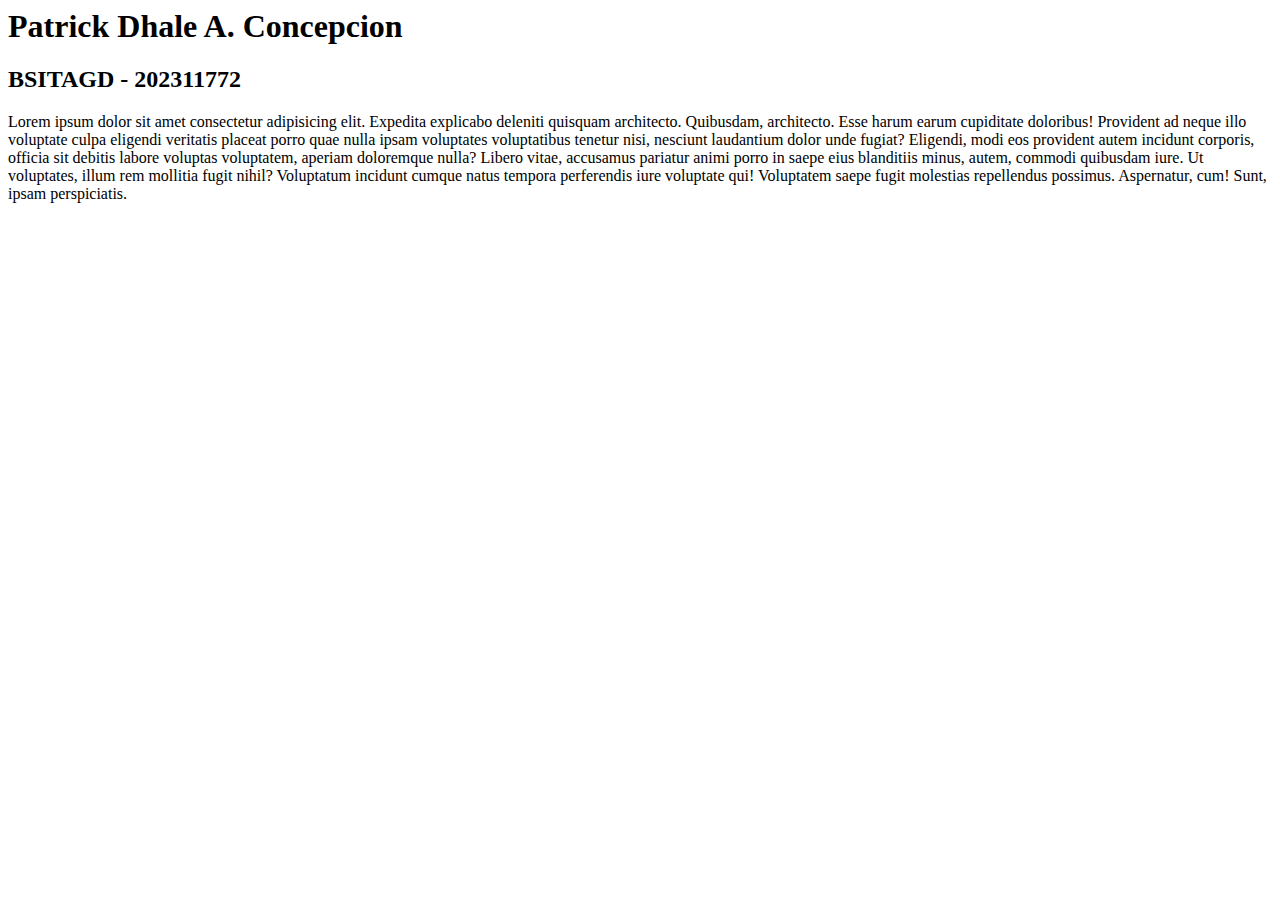
<file: index.html>
<html lang="en">
<head>
    <meta charset="UTF-8">
    <meta name="viewport" content="width=device-width, initial-scale=1.0">
    <title>IT0043 - TX01</title>
</head>
<body>
    <h1>Patrick Dhale A. Concepcion</h1>
    <h2>BSITAGD - 202311772</h2>
    <p>Lorem ipsum dolor sit amet consectetur adipisicing elit. Expedita explicabo deleniti quisquam architecto. Quibusdam, architecto. Esse harum earum cupiditate doloribus! Provident ad neque illo voluptate culpa eligendi veritatis placeat porro quae nulla ipsam voluptates voluptatibus tenetur nisi, nesciunt laudantium dolor unde fugiat? Eligendi, modi eos provident autem incidunt corporis, officia sit debitis labore voluptas voluptatem, aperiam doloremque nulla? Libero vitae, accusamus pariatur animi porro in saepe eius blanditiis minus, autem, commodi quibusdam iure. Ut voluptates, illum rem mollitia fugit nihil? Voluptatum incidunt cumque natus tempora perferendis iure voluptate qui! Voluptatem saepe fugit molestias repellendus possimus. Aspernatur, cum! Sunt, ipsam perspiciatis.</p>
</body>
</html>
</file>
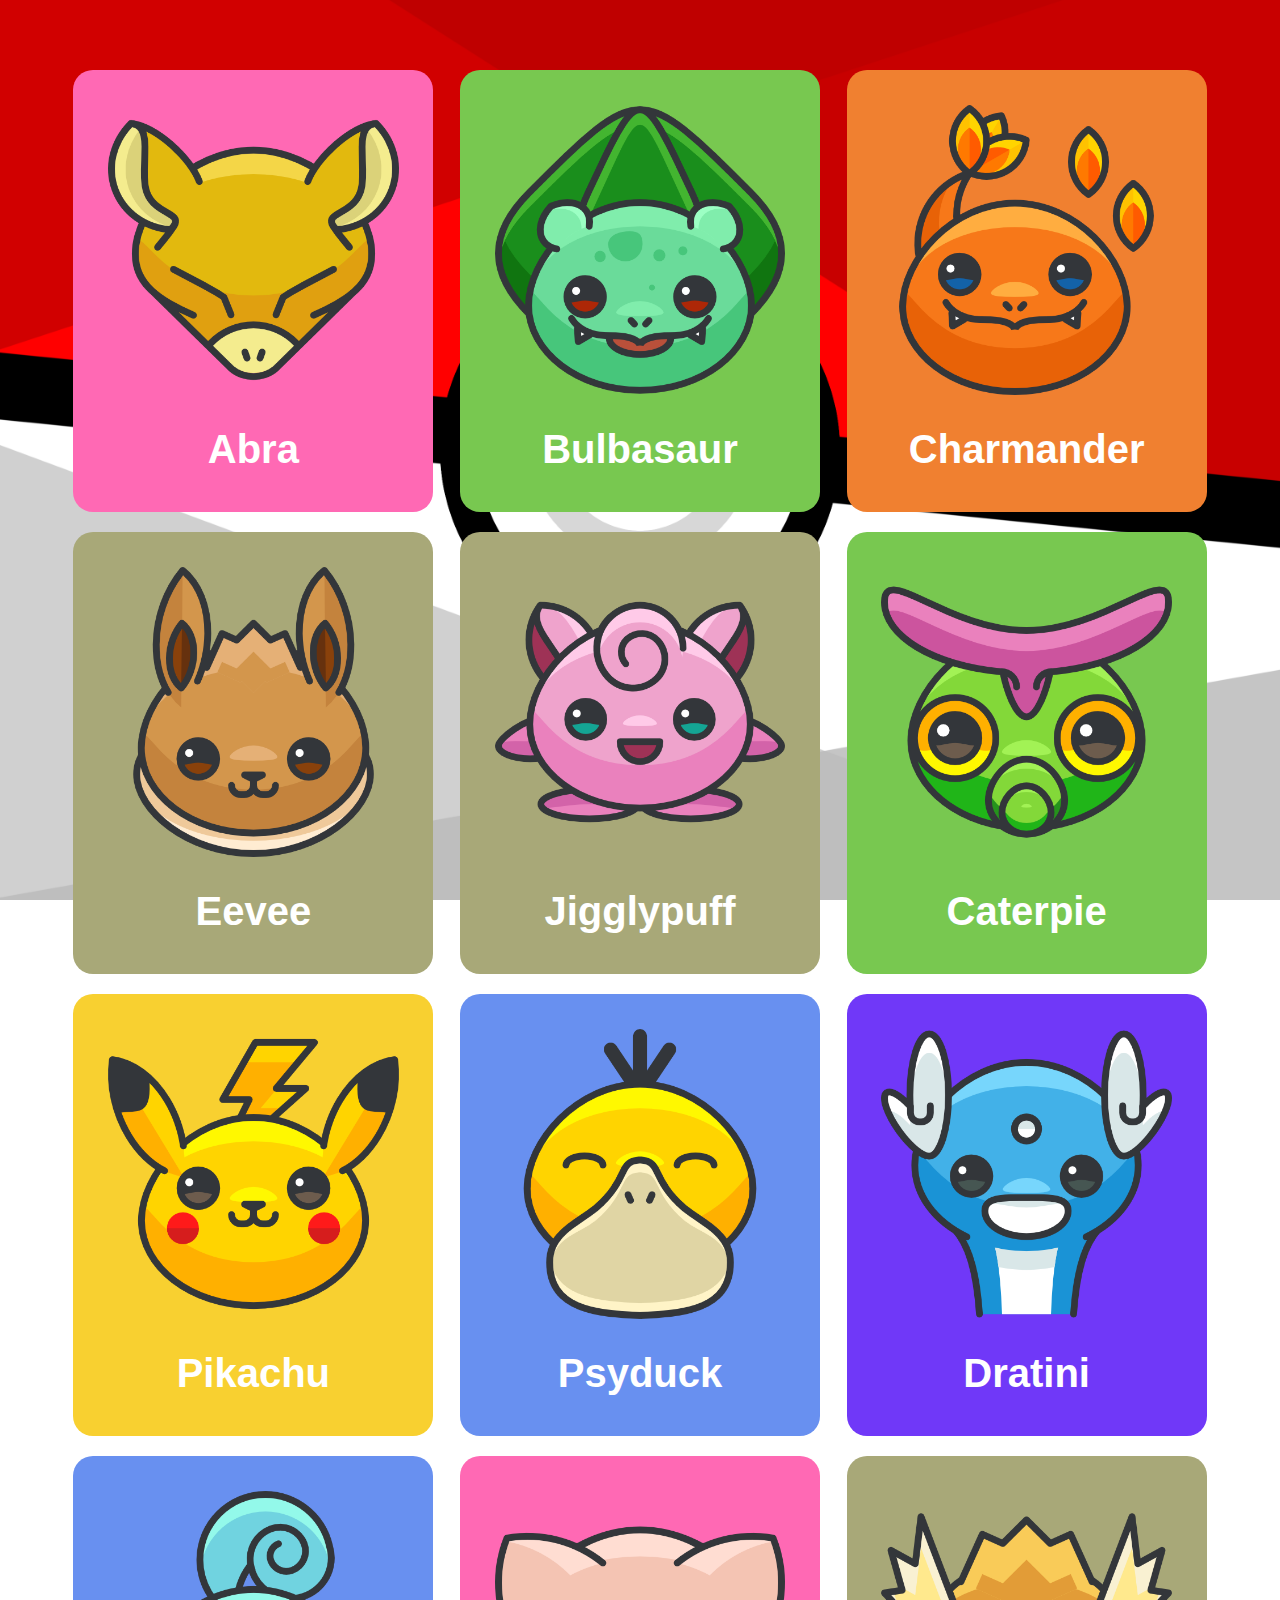
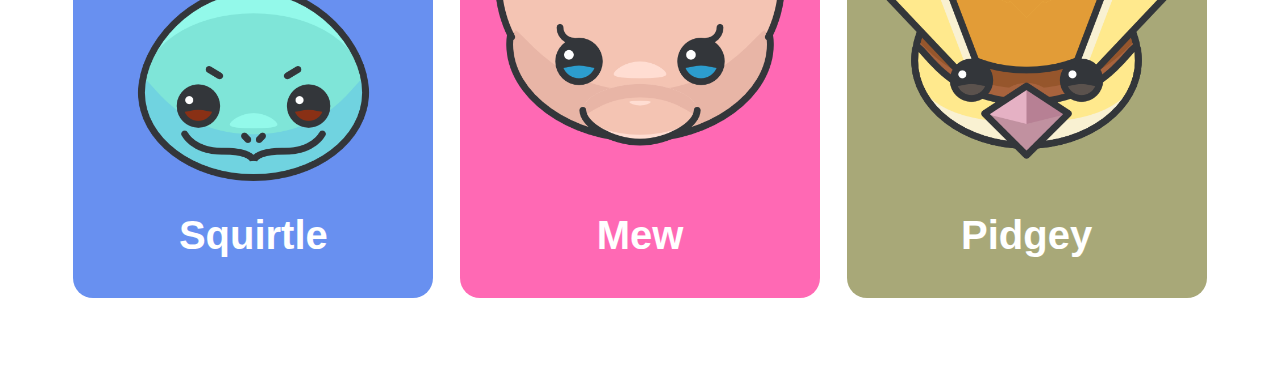
<file: Midterm/Concepcion_Midterms.html>
<!DOCTYPE html>
<html lang="en">

<head>
    <meta charset="UTF-8">
    <meta name="viewport" content="width=device-width, initial-scale=1.0">
    <link rel="stylesheet" href="Concepcion_Midterms.css">
    <title>Midterm</title>
</head>

<body>
    <div class="container">
        <div class="badge abra">
            <div class="content">
                <img src="img/abra.png" alt="abra.png">
                <div class="text">
                    <h1>Abra</h1>
                </div>
            </div>
        </div>
        <div class="badge bulbasaur">
            <div class="content">
                <img src="img/bulbasaur.png" alt="bulbasaur.png">
                <div class="text">
                    <h1>Bulbasaur</h1>
                </div>
            </div>
        </div>
        <div class="badge charmander">
            <div class="content">
                <img src="img/charmander.png" alt="charmander.png">
                <div class="text">
                    <h1>Charmander</h1>
                </div>
            </div>
        </div>
        <div class="badge eevee">
            <div class="content">
                <img src="img/eevee.png" alt="eevee.png">
                <div class="text">
                    <h1>Eevee</h1>
                </div>
            </div>
        </div>
        <div class="badge jigglypuff">
            <div class="content">
                <img src="img/jigglypuff.png" alt="jigglypuff.png">
                <div class="text">
                    <h1>Jigglypuff</h1>
                </div>
            </div>
        </div>
        <div class="badge caterpie">
            <div class="content">
                <img src="img/caterpie.png" alt="caterpie.png">
                <div class="text">
                    <h1>Caterpie</h1>
                </div>
            </div>
        </div>
        <div class="badge pikachu">
            <div class="content">
                <img src="img/pikachu.png" alt="pikachu.png">
                <div class="text">
                    <h1>Pikachu</h1>
                </div>
            </div>
        </div>
        <div class="badge psyduck">
            <div class="content">
                <img src="img/psyduck.png" alt="psyduck.png">
                <div class="text">
                    <h1>Psyduck</h1>
                </div>
            </div>
        </div>
        <div class="badge dratini">
            <div class="content">
                <img src="img/dratini.png" alt="dratini.png">
                <div class="text">
                    <h1>Dratini</h1>
                </div>
            </div>
        </div>
        <div class="badge squirtle">
            <div class="content">
                <img src="img/squirtle1.png" alt="squirtle.png">
                <div class="text">
                    <h1>Squirtle</h1>
                </div>
            </div>
        </div>
        <div class="badge mew">
            <div class="content">
                <img src="img/mew.png" alt="mew.png">
                <div class="text">
                    <h1>Mew</h1>
                </div>
            </div>
        </div>
        <div class="badge pidgey">
            <div class="content">
                <img src="img/pidgey.png" alt="pidgey">
                <div class="text">
                    <h1>Pidgey</h1>
                </div>
            </div>
        </div>
    </div>
</body>

</html>
</file>
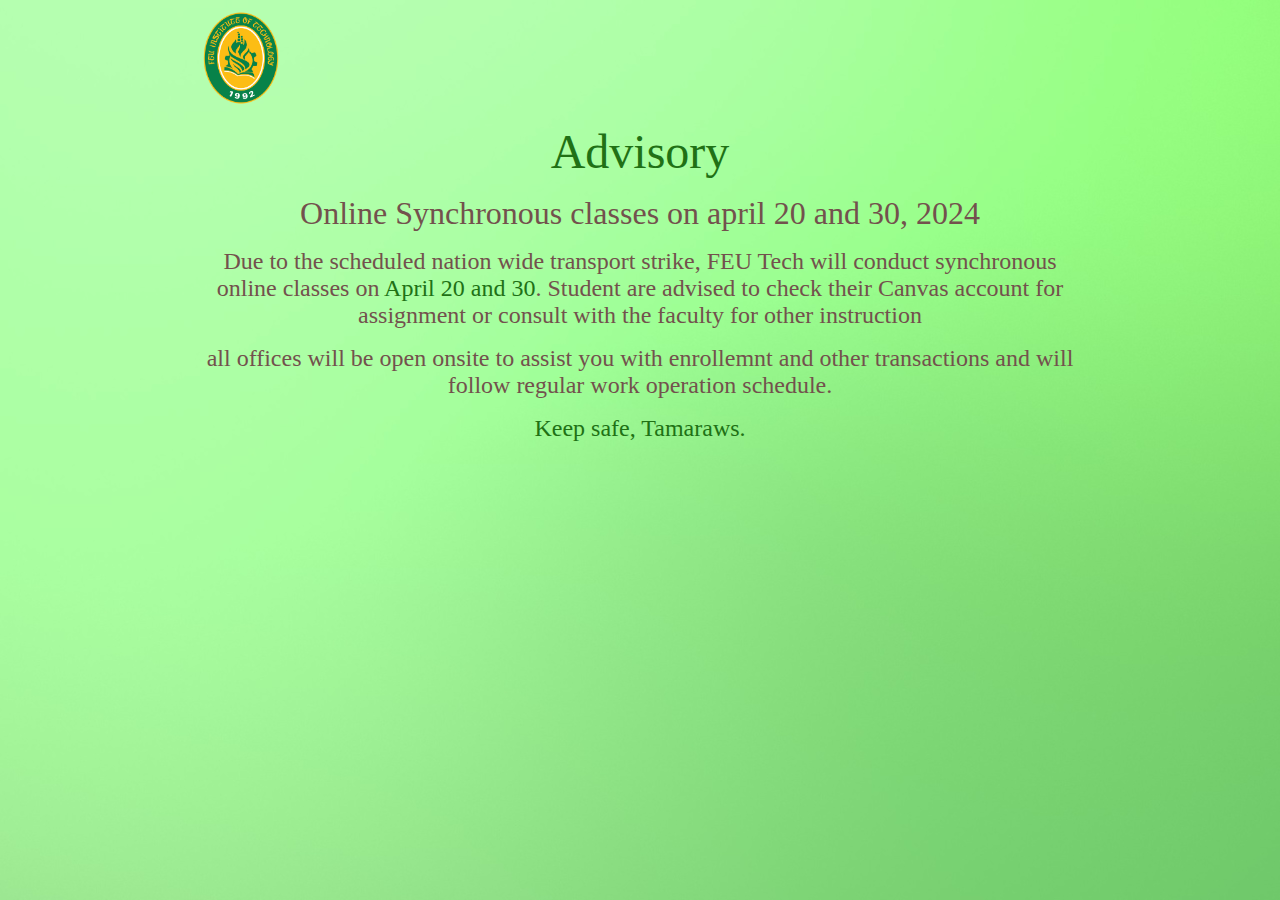
<file: Technical 2/Concepcion_tsa2.html>
<html lang="eng">
  <head>
    <title>Announcement</title>
  </head>

  <body background="./Website Reference/Website Backroud PNG.png" marginwidth="200px">
    <img
      src="./Website Reference/header-logo.png"
      alt="FEU Logo"
      height="100px"
    />
    <font face="Calibri">
      <center>
        <p>
          <font color="#207115" size="10">Advisory</font>
        </p>

        <p>
          <font color="#73514D" size="6"
            >Online Synchronous classes on april 20 and 30, 2024</font
          >
        </p>

        <p>
          <font color="#73514D" size="5"
            >Due to the scheduled nation wide transport strike, FEU Tech will
            conduct synchronous online classes on
            <font color="#207115">April 20 and 30</font>. Student are advised to
            check their Canvas account for assignment or consult with the
            faculty for other instruction</font>
        </p>

        <p>
          <font color="#73514D" size="5"
            >all offices will be open onsite to assist you with enrollemnt and
            other transactions and will follow regular work operation
            schedule.</font>
        </p>
        
        <p>
          <font color="#207115" size="5">Keep safe, Tamaraws.</font>
        </p>
      </center>
    </font>
  </body>
</html>
</file>
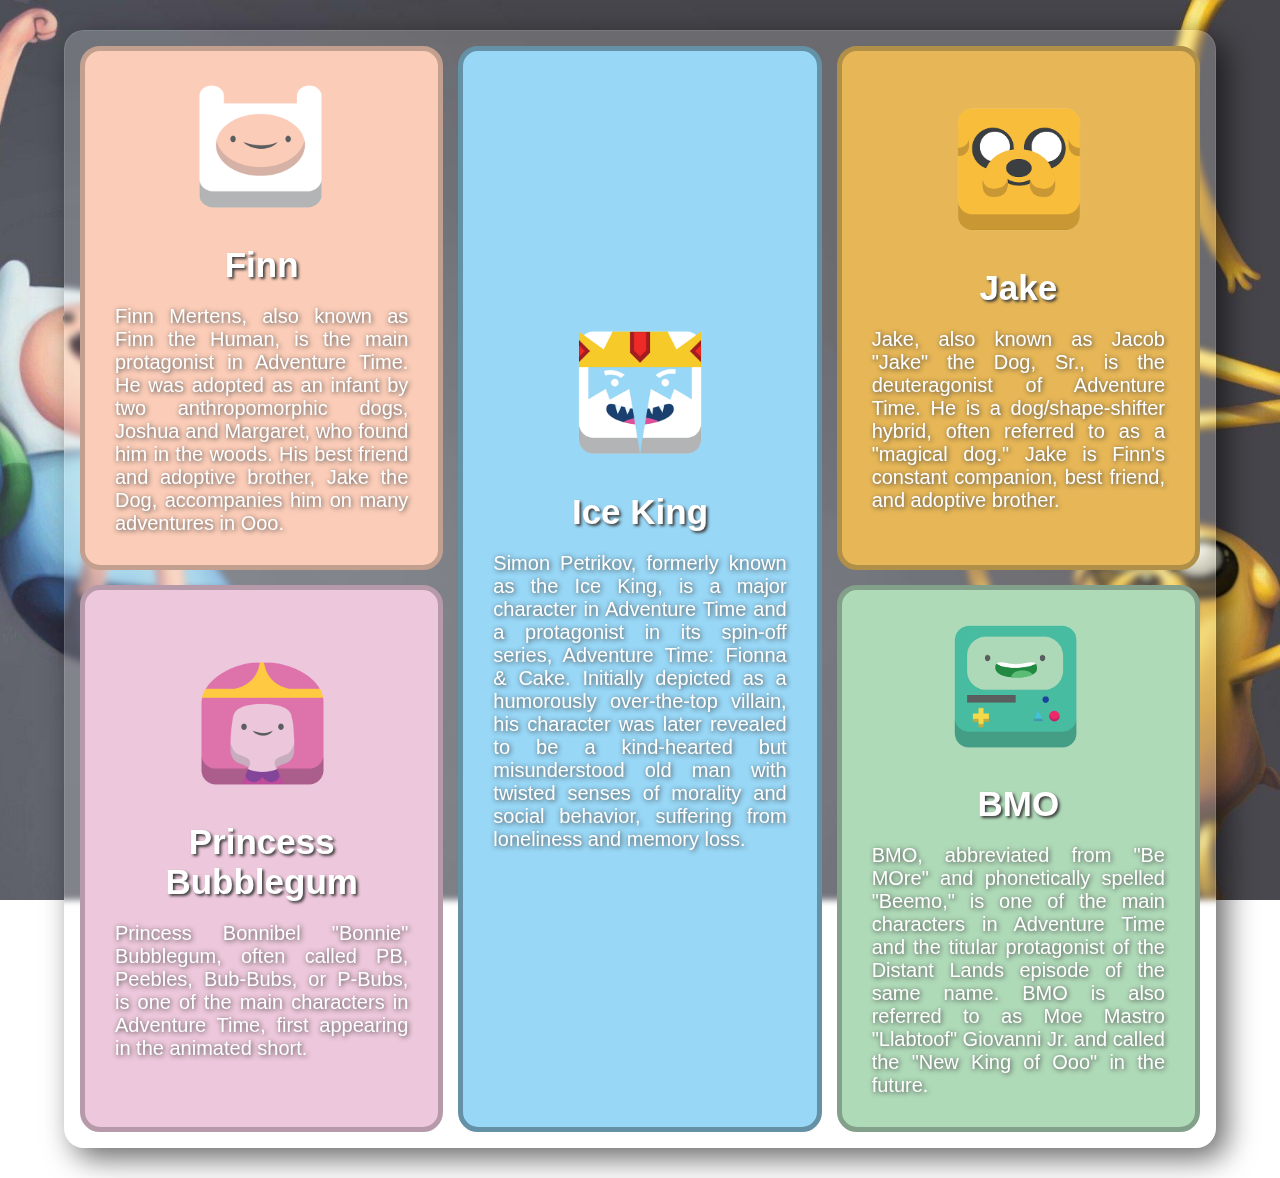
<file: Technical 6/Concepcion_tsa6.html>
<!DOCTYPE html>
<html lang="en">

<head>
    <meta charset="UTF-8">
    <meta name="viewport" content="width=device-width, initial-scale=1.0">
    <link rel="stylesheet" href="Concepcion_ts6.css">
    <title>Technical 6</title>
</head>

<body>
    <div class="container">

        <div class="character" id="box1">
            <div class="content c1">
                <div class="image-container">
                    <img src="./img/Finn Tag.png" alt="Finn.png">
                </div>
                <div class="desc">
                    <h1 class="name">Finn</h1>
                    <p class="info">Finn Mertens, also known as Finn the Human, is the main protagonist in Adventure Time. He was adopted as an infant by two anthropomorphic dogs, Joshua and Margaret, who found him in the woods. His best friend and adoptive brother, Jake the Dog, accompanies him on many adventures in Ooo.</p>
                </div>
            </div>
        </div>
        <div class="character" id="box2">
            <div class="content c2">
                <div class="image-container">
                    <img src="./img/Jake Tag.png" alt="Jake.png">
                </div>
                <div class="desc">
                    <h1 class="name">Jake</h1>
                    <p class="info">Jake, also known as Jacob "Jake" the Dog, Sr., is the deuteragonist of Adventure Time. He is a dog/shape-shifter hybrid, often referred to as a "magical dog." Jake is Finn's constant companion, best friend, and adoptive brother.</p>
                </div>
            </div>
        </div>
        <div class="character" id="box3">
            <div class="content c3">
                <div class="image-container">
                    <img src="./img/Bubblegum Tag.png" alt="PB.png">
                </div>
                <div class="desc">
                    <h1 class="name">Princess Bubblegum</h1>
                    <p class="info">
                        Princess Bonnibel "Bonnie" Bubblegum, often called PB, Peebles, Bub-Bubs, or P-Bubs, is one of the main characters in Adventure Time, first appearing in the animated short.</p>
                    </div>
            </div>
        </div>
        <div class="character" id="box4">
            <div class="content c4">
                <div class="image-container">
                    <img src="./img/BMO Tag.png" alt="BMO.png">
                </div>
                 <div class="desc">
                    <h1 class="name">BMO</h1>
                    <p class="info">BMO, abbreviated from "Be MOre" and phonetically spelled "Beemo," is one of the main characters in Adventure Time and the titular protagonist of the Distant Lands episode of the same name. BMO is also referred to as Moe Mastro "Llabtoof" Giovanni Jr. and called the "New King of Ooo" in the future.</p>
                </div>
            </div>
        </div>
        <div class="character" id="box5">
            <div class="content c5">
                <div class="image-container">
                    <img src="./img/Ice king Tag.png" alt="Simon.png">
                </div>
                <div class="desc">
                    <h1 class="name">Ice King</h1>
                    <p class="info">Simon Petrikov, formerly known as the Ice King, is a major character in Adventure Time and a protagonist in its spin-off series, Adventure Time: Fionna & Cake. Initially depicted as a humorously over-the-top villain, his character was later revealed to be a kind-hearted but misunderstood old man with twisted senses of morality and social behavior, suffering from loneliness and memory loss.</p>
                </div>
            </div>
        </div>

    </div>
</body>
</file>
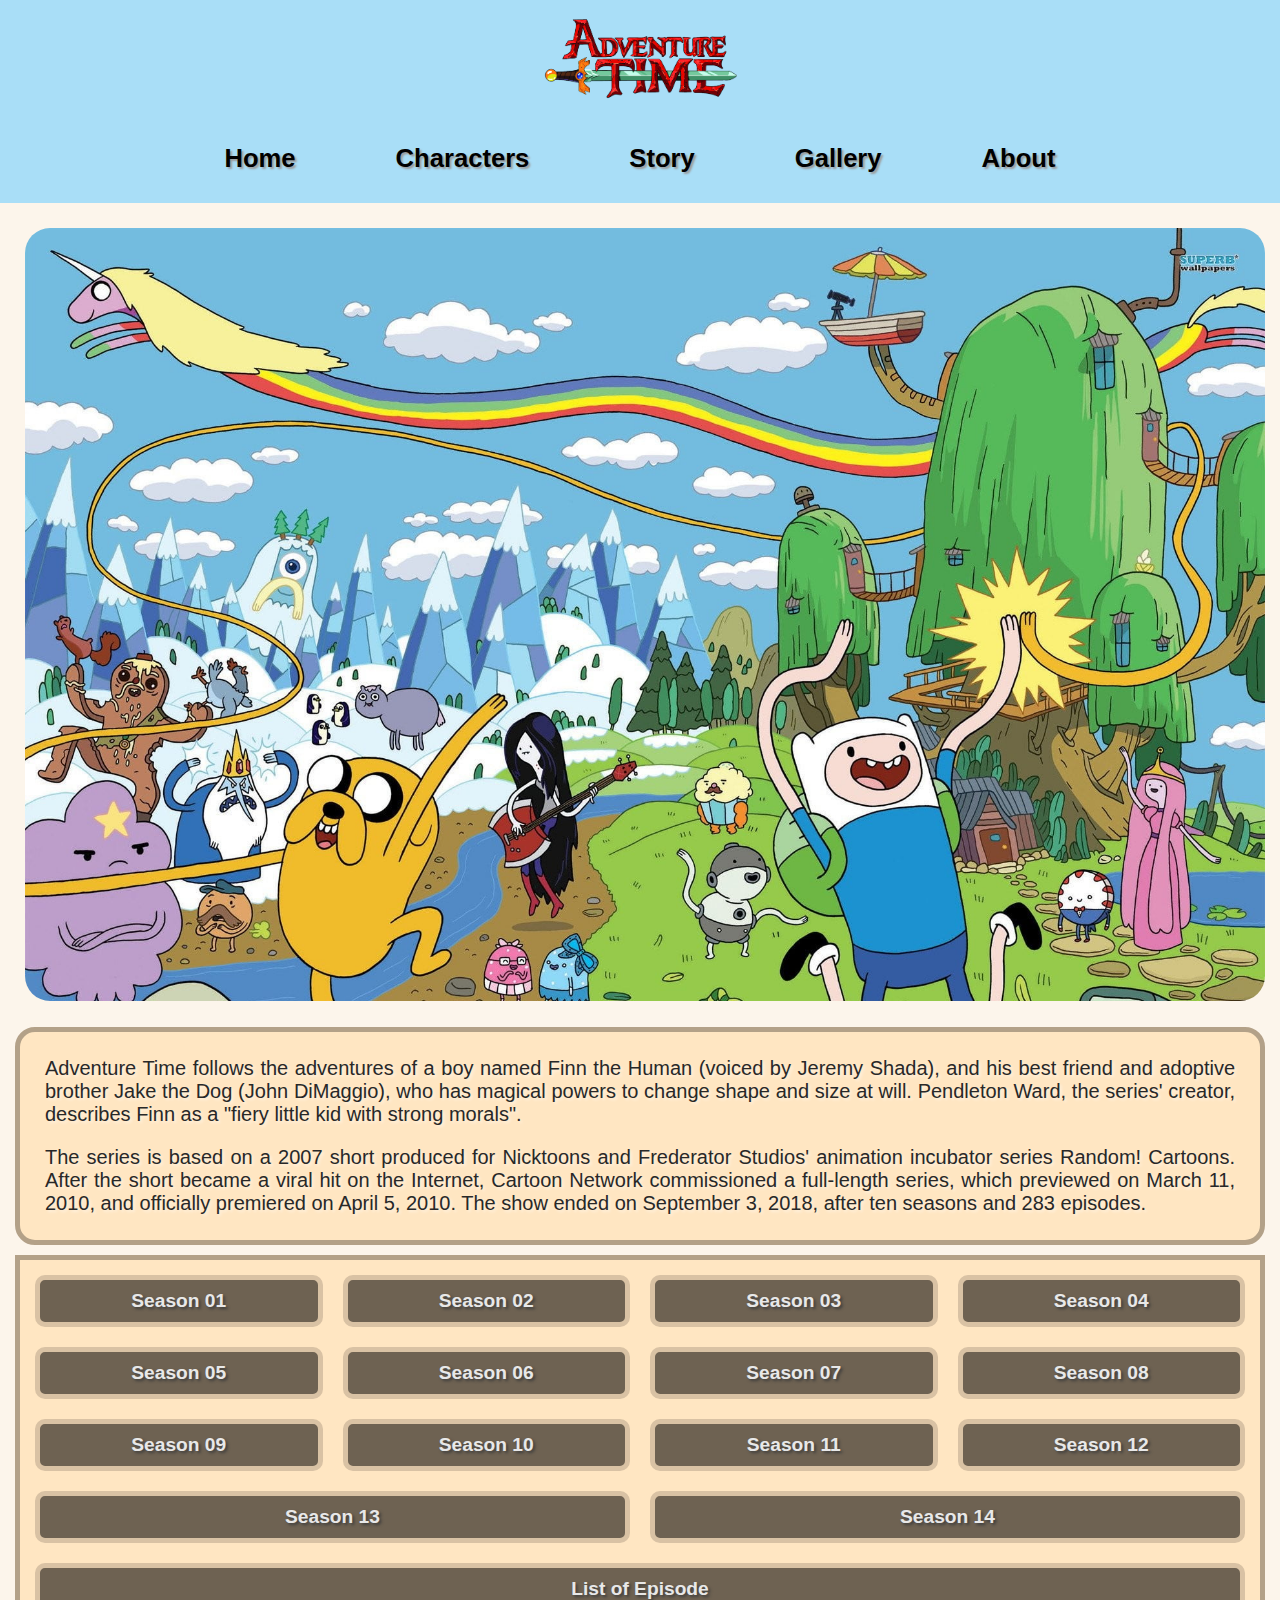
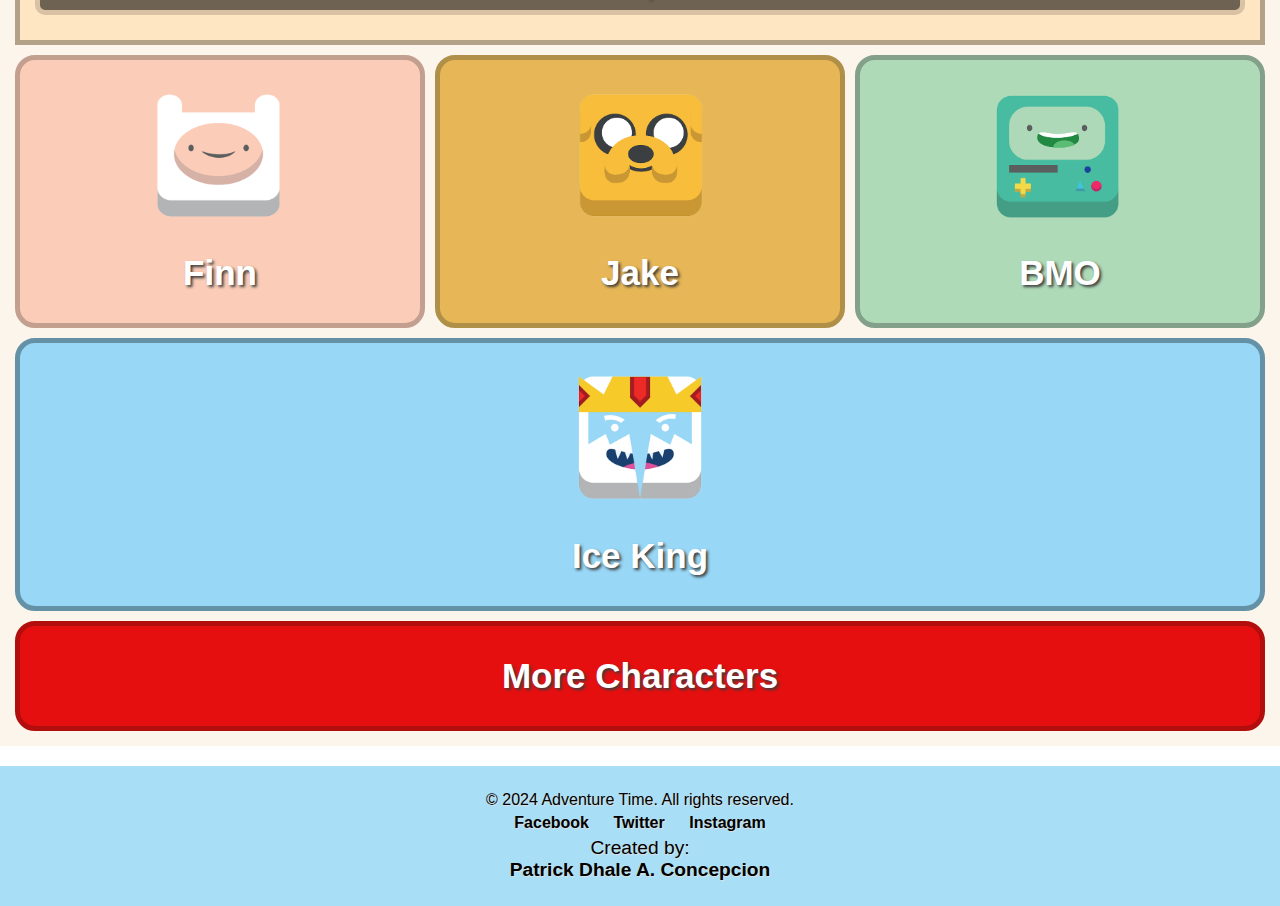
<file: Technical 7/Concepcion_TSA7.html>
<!DOCTYPE html>
<html lang="en">

<head>
    <meta charset="UTF-8">
    <meta name="viewport" content="width=device-width, initial-scale=1.0">
    <link rel="stylesheet" href="Concepcion_TSA7.css">
    <title>Technical 7</title>
</head>

<body>

    <!-- Nav bar -->
    <nav class="header">
        <button class="Logo_button">
            <div class="logo">
                <img src="./img/adventure time logo.png" alt="ADT_Logo.png">
            </div>
        </button>
        <div class="nav-links">
            <ul>
                <li id="1"><a href="#">Home</a></li>
                <li id="2"><a href="#">Characters</a></li>
                <li id="3"><a href="#">Story</a></li>
                <li id="4"><a href="#">Gallery</a></li>
                <li id="5"><a href="#">About</a></li>
            </ul>
        </div>
    </nav>

    <!-- Main -->
    <main>
        <div class="content_container">
            <!-- main start -->

            <!-- Main Pciture & Description -->
            <div class="main_picture" id="main_picture">
                <img src="./img/Adventur time upper part.jpg" alt="home.png">
            </div>
            <div class="AD" id="AD_Desc">
                <p class="AD_Desc">
                    Adventure Time follows the adventures of a boy named Finn the Human (voiced by Jeremy Shada), and
                    his best friend and adoptive brother Jake the Dog (John DiMaggio), who has magical powers to change
                    shape and size at will. Pendleton Ward, the series' creator, describes Finn as a "fiery little kid
                    with strong morals".
                </p>
                <p class="AD_Desc">
                    The series is based on a 2007 short produced for Nicktoons and Frederator Studios' animation
                    incubator series Random! Cartoons. After the short became a viral hit on the Internet, Cartoon
                    Network commissioned a full-length series, which previewed on March 11, 2010, and officially
                    premiered on April 5, 2010. The show ended on September 3, 2018, after ten seasons and 283 episodes.
                </p>
            </div>

            <!-- Series -->
            <div class="series" id="Series">
                <button id="season-01" class="season">
                    <p class="season_detail">Season 01</p>
                </button>
                <button id="season-02" class="season">
                    <p class="season_detail">Season 02</p>
                </button>
                <button id="season-03" class="season">
                    <p class="season_detail">Season 03</p>
                </button>
                <button id="season-04" class="season">
                    <p class="season_detail">Season 04</p>
                </button>
                <button id="season-05" class="season">
                    <p class="season_detail">Season 05</p>
                </button>
                <button id="season-06" class="season">
                    <p class="season_detail">Season 06</p>
                </button>
                <button id="season-07" class="season">
                    <p class="season_detail">Season 07</p>
                </button>
                <button id="season-08" class="season">
                    <p class="season_detail">Season 08</p>
                </button>
                <button id="season-09" class="season">
                    <p class="season_detail">Season 09</p>
                </button>
                <button id="season-10" class="season">
                    <p class="season_detail">Season 10</p>
                </button>
                <button id="season-11" class="season">
                    <p class="season_detail">Season 11</p>
                </button>
                <button id="season-12" class="season">
                    <p class="season_detail">Season 12</p>
                </button>
                <button id="season-13" class="season">
                    <p class="season_detail">Season 13</p>
                </button>
                <button id="season-14" class="season">
                    <p class="season_detail">Season 14</p>
                </button>
                <button id="season-LP" class="season">
                    <p class="season_detail">List of Episode</p>
                </button>
            </div>

            <!-- Finn -->
            <button class="character-button" id="Finn">
                <div class="content c1">
                    <div class="image-container">
                        <img src="./img/Finn Tag.png" alt="Finn.png">
                    </div>
                    <div class="desc">
                        <h1 class="name">Finn</h1>
                    </div>
                </div>
            </button>

            <!-- Jake -->
            <button class="character-button" id="Jake">
                <div class="content c2">
                    <div class="image-container">
                        <img src="./img/Jake Tag.png" alt="Jake.png">
                    </div>
                    <div class="desc">
                        <h1 class="name">Jake</h1>
                    </div>
                </div>
            </button>

            <!-- BMO -->
            <button class="character-button" id="BMO">
                <div class="content c4">
                    <div class="image-container">
                        <img src="./img/BMO Tag.png" alt="BMO.png">
                    </div>
                    <div class="desc">
                        <h1 class="name">BMO</h1>
                    </div>
                </div>
            </button>

            <!-- Ice King -->
            <button class="character-button" id="IceKing">
                <div class="content c5">
                    <div class="image-container">
                        <img src="./img/Ice king Tag.png" alt="Simon.png">
                    </div>
                    <div class="desc">
                        <h1 class="name">Ice King</h1>
                    </div>
                </div>
            </button>

            <!-- More Characters -->
            <button class="character-button" id="More">
                <div class="content c6">
                    <h1 class="name">More Characters</h1>
                </div>
            </button>

            <!--main end -->
        </div>
    </main>

    <footer class="footer">
        <div class="footer-content">
            <p>&copy; 2024 Adventure Time. All rights reserved.</p>
            <div class="social-media">
                <a href="#">Facebook</a>
                <a href="#">Twitter</a>
                <a href="#">Instagram</a>
                <p class="createdby">Created by: <br> <span class="CBY_Name">Patrick Dhale A. Concepcion</span></p>
            </div>
        </div>
    </footer>

</body>

</html>
</file>
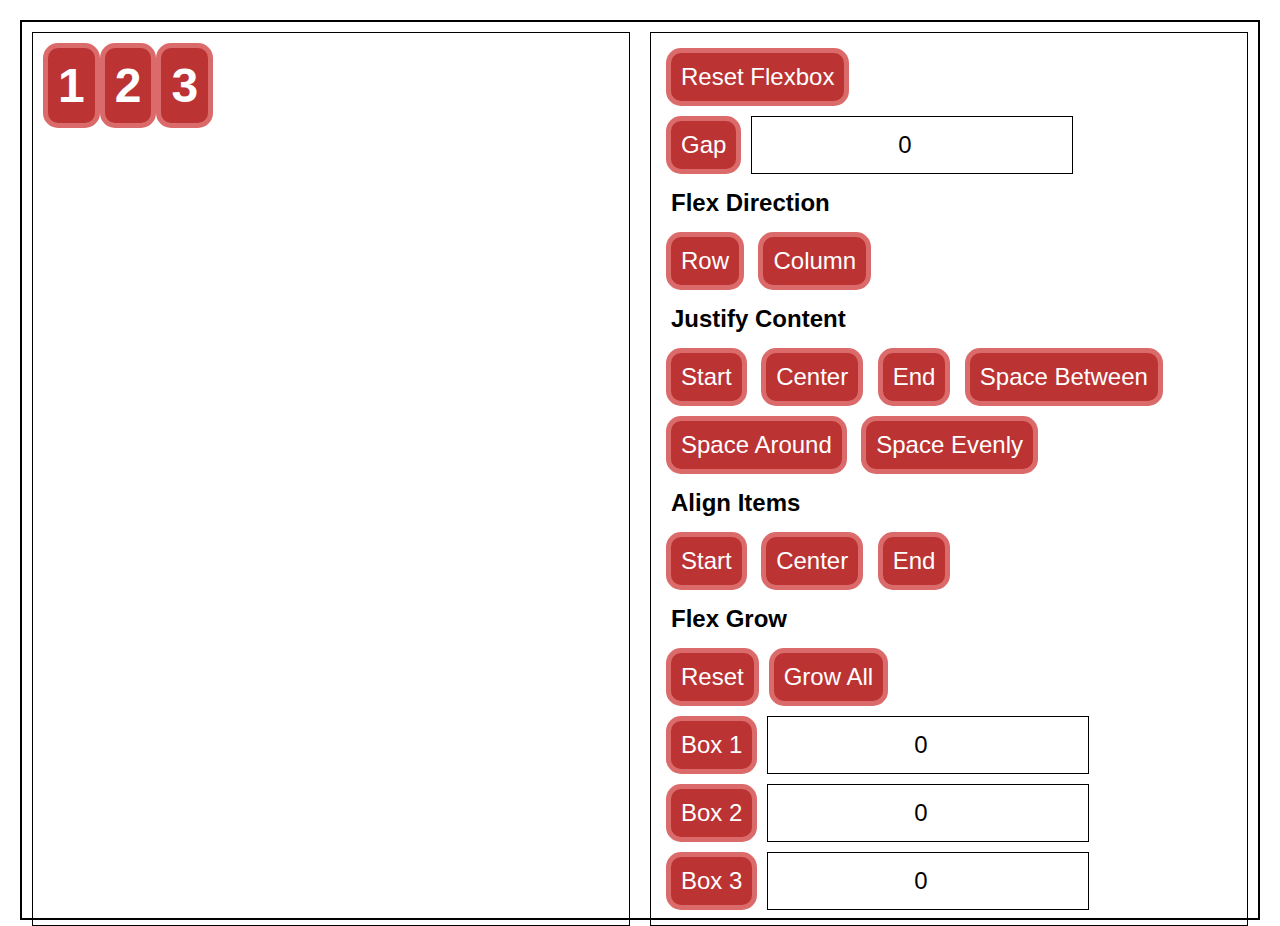
<file: Technical 8/Concepcion_Puti-an_Technical-8.html>
<!DOCTYPE html>
<html lang="en">

<head>
    <meta charset="UTF-8">
    <meta name="viewport" content="width=device-width, initial-scale=1.0">
    <link rel="stylesheet" href="Concepcion_Puti-an_Technical-8.css">
    <title>Technical 8</title>
</head>

<body>
    <div class="container">
        <div class="content-output">
            <h1 class="box-flex" id="b1">1</h1>
            <h1 class="box-flex" id="b2">2</h1>
            <h1 class="box-flex" id="b3">3</h1>
        </div>

        <div class="menu-container">
            <div class="flex">
                <button id="flex-reset" onclick="resetFlexbox()">Reset Flexbox</button>
                <div class="butt">
                    <button id="D-gap" onclick="updateGap()">Gap</button>
                    <input type="number"  id="BI" value="0">
                </div>
                <p>Flex Direction</p>
                <button id="row" onclick="flexDirection('row')">Row</button>
                <button id="column" onclick="flexDirection('column')">Column</button>

            </div>
            <div class="justify-content">
                <p>Justify Content</p>
                <button id="start" onclick="justifyContent('start')">Start</button>
                <button id="center" onclick="justifyContent('center')">Center</button> 
                <button id="end" onclick="justifyContent('end')">End</button>
                <button id="space-between" onclick="justifyContent('space-between')">Space Between</button>
                <button id="space-around" onclick="justifyContent('space-around')">Space Around</button>
                <button id="space-evenly" onclick="justifyContent('space-evenly')">Space Evenly</button>
            </div>
            <div class="align-items">
                <p>Align Items</p>
                <button id="start" onclick="alignItems('start')">Start</button> 
                <button id="center" onclick="alignItems('center')">Center</button>
                <button id="end" onclick="alignItems('end')">End</button>
            </div>
            <div class="flex-grow">
                <p>Flex Grow</p>
                <div class="butt">
                    <button id="grow-reset" onclick="resetFlexGrow()">Reset</button>
                    <button id="grow" onclick="GrowAll()">Grow All</button>
                </div>
                <div class="butt">
                    <button id="BD1" onclick="updateB1()">Box 1</button>
                    <input type="number" name="box-1" id="B1" value="0">
                </div>
                <div class="butt">
                    <button id="BD2" onclick="updateB2()">Box 2</button>
                    <input type="number" name="box-2" id="B2" value="0">
                </div>
                <div class="butt">
                    <button id="BD3" onclick="updateB3()">Box 3</button>
                    <input type="number" name="box-3" id="B3" value="0">
                </div>
            </div>
        </div>
    </div>

    <script src="Concepcion_Puti-an_Technical-8.js"></script>
</body>

</html>
</file>
<file: Midterm/Concepcion_Midterms.css>
*{
    margin: 0;
    padding: 0;
    box-sizing: border-box;
}

body{
    font-family: 'Poppins', sans-serif;
    background-image: url(img/backround.png);
    background-position: center;
    background-size: cover;
    background-repeat: no-repeat;
    background-attachment: fixed;
}

.container{
    padding: 10px;
    margin: 50px;
    display: flex;
    flex-wrap : wrap;
    flex-direction: row;
    justify-content: space-around;
}

.badge{
    padding: 20px;
    margin: 10px;
    border-radius: 20px;
    justify-content: center;
}

.content{
    padding: 10px;
    justify-content: center;
}

.text{
    margin-top: 5px;
    padding: 10px;
    font-size: 20px;
    color: #ffffff;
    text-align: center;
}

.abra {
    background-color: #FF69B4;
}

.bulbasaur {
    background-color: #78C850;
}

.charmander {
    background-color: #F08030;
}

.eevee {
    background-color: #A8A878;
}

.jigglypuff {
    background-color: #A8A878;
}

.caterpie {
    background-color: #78C850;
}

.pikachu {
    background-color: #F8D030;
}

.psyduck {
    background-color: #6890F0;
}

.dratini {
    background-color: #7038F8;
}

.squirtle {
    background-color: #6890F0;
}

.mew{
    background-color: #FF69B4;
}

.pidgey{
    background-color: #A8A878;
}

.abra:hover{
    background-color: #913b66;
}

.bulbasaur:hover{
    background-color: #4E8234;
}

.charmander:hover{
    background-color: #7e4014;
}

.eevee:hover{
    background-color: #5c5c41;
}

.jigglypuff:hover{
    background-color: #5c5c41;
}

.caterpie:hover{
    background-color: #4E8234;
}

.pikachu:hover{
    background-color: #806b1a;
}

.psyduck:hover{
    background-color: #31436d;
}

.dratini:hover{
    background-color: #3a1d7c;
}

.squirtle:hover{
    background-color: #354979;
}

.mew:hover{
    background-color: #913b66;
}

.pidgey:hover{
    background-color: #5c5c41;
}

img{
    width: 300px;
    height: 300px;
    padding: 0.3rem;
    margin-bottom: 0.5rem;
}
</file>
<file: Technical 6/Concepcion_ts6.css>
*{
    margin: 0;
    padding: 0;
    box-sizing: border-box;
}

body{
    font-family: 'Poppins', sans-serif;
    background-image: url(./img/backround1.jpg);
    background-position: center;
    background-size: cover;
    background-repeat: no-repeat;
    background-attachment: fixed;
}

.container{
    width: 90%;
    height: 100%;
    margin: 30px auto;
    padding: 15px;
    background: rgba(255, 255, 255, 0.2);
    backdrop-filter: blur(3px);
    box-shadow: 10px 10px 30px rgba(0, 0, 0, 0.6);
    border: 1px solid rgba(255, 255, 255, 0.1);
    border-radius: 20px;
    display: grid;
    grid-template-columns: repeat(4, 1fr);
    gap: 15px;
}

.character{
    padding: 10px;
    border-radius: 20px;
    display: flex;
    align-content: center;
    /* text-align: center; */
    /* justify-content: center; */
}

.content{
    padding: 5px;
    display: flex;
    flex-direction: column;
    text-align: center;
    justify-content: center;
    align-items: center;
}

.c1{
    text-align: left;
    flex-direction: row;
    justify-content: space-between;
}

.c4{
    text-align: center;
    flex-direction: row-reverse;
    justify-content: space-between;
}

.desc{
    justify-content: center;
}

.name{
    color: rgb(255, 255, 255);
    text-shadow:rgb(60, 60, 60) 2px 2px 3px;
    font-size: 35px;
    margin: 10px;
    padding: 5px;
}

.info{
    color: rgb(255, 255, 255);
    text-shadow:rgb(60, 60, 60) 1px 1px 5px;
    margin: 10px;
    padding: 5px;
    font-size: 20px;
    text-align: justify;
}

img{
    padding: 5px;
    margin: 5px;
    width: 150px;
    height: 150px;
}

#box1 {
    background-color: rgb(251,205,184);
    border: rgb(194, 159, 142) solid 5px;
    grid-column: 1/3;
    grid-row: 1;
}

#box2 {
    background-color: rgb(231, 183, 87);
    border: rgb(176, 143, 72) solid 5px;
    grid-column: 3;
    grid-row: 1;
    }

#box3 {
    background-color: rgb(237,199,219);
    border: rgb(182, 154, 169) solid 5px;
    grid-column: 1;
    grid-row: 2;
}

#box4 {
    background-color: rgb(175,218,184);
    border: rgb(131, 161, 138) solid 5px;
    grid-column: 2/4;
    grid-row: 2;
}

#box5 {
    background-color: rgb(152,215,246);
    border: rgb(101, 145, 167) solid 5px;
    grid-column: 4;
    grid-row: 1/3;
}

#box1, #box2, #box3, #box4, #box5 {
    transition: transform 0.5s, background-color 0.5s, border 0.5s;
}

#box1:hover {
    background-color: rgb(201, 153, 136);
    border: rgb(141, 116, 103) solid 5px;
    transform: scale(1.02);
}

#box2:hover {
    background-color: rgb(169, 132, 58);
    border: rgb(145, 118, 59) solid 5px;
    transform: scale(1.02);
}

#box3:hover {
    background-color: rgb(182, 153, 168);
    border: rgb(128, 108, 119) solid 5px;
    transform: scale(1.02);
}

#box4:hover {
    background-color: rgb(117, 157, 132);
    border: rgb(83, 106, 91) solid 5px; 
    transform: scale(1.02);
}

#box5:hover {
    background-color: rgb(108, 165, 191);
    border: rgb(62, 102, 118) solid 5px;
    transform: scale(1.02);
}

@media (max-width: 1400px) {
    .container {
        width: 90%;
        grid-template-columns: 1fr 1fr 1fr;
    }

    #box1, #box2, #box3, #box4{
        grid-column: span 1;
        grid-row: auto;
    }

    #box5{
        grid-column: 2;
        grid-row: 1/3; 
    }  

    .content {
        padding: 5px;
        display: flex;
        flex-direction: column;
        text-align: center;
        justify-content: center;
        align-items: center;
    }
}

@media (max-width: 1100px){
    .container {
        width: 90%;
        grid-template-columns: 1fr 1fr;
    }

    #box1, #box2, #box3, #box4{
        grid-column: span 1;
        grid-row: auto;
    }

    #box5{
        display: flex;
        flex-direction: row;
        grid-column: 1/3;
        grid-row: 3; 
    }

    .content {
        padding: 5px;
        display: flex;
        flex-direction: row;
        text-align: center;
        justify-content: center;
        align-items: center;
    }

    .c1, .c4, .c2 ,.c3{
        flex-direction: column;
        text-align: center;
    }

    .c5 .name{
        text-align: left;
    }
}

@media (max-width: 800px){
    .container {
        width: 90%;
        grid-template-columns: 1fr;
    }

    .content {
        padding: 5px;
        display: flex;
        flex-direction: row;
        text-align: center;
        justify-content: center;
        align-items: center;
    }

    .c1, .c4, .c2 ,.c3, .c5{
        flex-direction: column;
        text-align: center;
    }

    .c5 .name{
        text-align: center;
    }

    #box1, #box2, #box3, #box4, #box5{
        grid-column: span 1;
        grid-row: auto;
    }
}
</file>
<file: Technical 7/Concepcion_TSA7.css>
*{
    padding: 0px;
    margin: 0px;
    box-sizing: border-box;
    font-family:'Segoe UI', Tahoma, Geneva, Verdana, sans-serif;
    transition: transform 0.2s ease;
}

main{
    background: rgba(250, 235, 215, 0.5);
}

nav{
    padding: 5px;
    background-color: rgba(152, 215, 246, 0.835);
    height: fit-content;
    color: white;
}

.header{
    display: flex;
    justify-content: space-between;
    align-items: center;
}

nav a{
    text-decoration: none;
    color: rgb(0, 0, 0);
    text-shadow: rgb(156, 156, 156) 2px 2px 2px;
    padding: 10px;
    font-size: 1.6rem;
    font-weight: bold;
}

nav ul{
    padding: 10px;
    list-style: none;
    display: flex;
    justify-content: right;
}

nav ul li{
    padding: 10px;
    margin: 5px;
}

.menu-toggle {
    margin-right: 60px;
    display: none;
    background: none;
    border: none;
    font-size: 2rem;
    cursor: pointer;
}

.nav-links {
    display: flex;
    align-items: right;
}

.logo img{
    padding: 0;
    margin: 0px 0px 0px 20px;
    height: 100px;
    width: 200px;
}

.Logo_button{
    padding: 10px;
    margin: 5px;
    font-size: 1.2rem;
    font-weight: bold;
    text-decoration: none;
    background: none;
	color: inherit;
	border: none;
	padding: 0;
	font: inherit;
	cursor: pointer;
	outline: inherit;
}

.footer {
    background-color: rgba(152, 215, 246, 0.835);
    color: rgb(0, 0, 0);
    text-shadow: rgb(224, 224, 224) 1px 1px 1px;
    text-align: center;
    padding: 20px;
    position: relative;
    width: 100%;
    margin-top: 20px;
}

.footer-content {
    display: flex;
    flex-direction: column;
    align-items: center;
}

.footer p {
    margin: 5px 0;
}

.social-media a {
    margin: 0 10px;
    text-decoration: none;
    color: rgb(0, 0, 0);
    font-weight: bold;
}

.createdby{
    margin-top: 10px;
    font-size: 1.2rem;
}

.CBY_Name{
    font-weight: bold;
    color: rgb(0, 0, 0);    
}


.content_container{
    padding: 15px;
    border-radius: 20px;
    display: grid;
    grid-template-columns: repeat(4, 1fr);
    grid-template-rows: repeat(3, 1fr, 0.1fr, 1fr);
    gap: 10px;
}

.character{
    width: 100%;
    height: 100%;
    padding: 10px;
    border-radius: 20px;
    display: flex;
    align-content: center;
    text-align: center;
    justify-content: center;
}

.character-button {
    width: 100%;
    height: 100%;
    padding: 10px;
    border-radius: 20px;
    display: flex;
    align-content: center;
    text-align: center;
    justify-content: center;
    background: none;
    border: none;
}

.character-button .content {
    height: fit-content;
    padding: 5px;
    display: flex;
    flex-direction: column;
    text-align: center;
    justify-content: center;
    align-items: center;
}

.content{
    height: fit-content;
    padding: 5px;
    display: flex;
    flex-direction: column;
    text-align: center;
    justify-content: center;
    align-items: center;
}

.desc{
    justify-content: center;
}

.name{
    color: rgb(255, 255, 255);
    text-shadow:rgb(60, 60, 60) 2px 2px 3px;
    font-size: 35px;
    margin: 10px;
    padding: 5px;
}

img{
    padding: 5px;
    margin: 5px;
    width: 150px;
    height: 150px;
}

.main_picture img{
    width: 100%;
    height: 98%;
    border-radius: 30px;
}

.AD {
    align-self: center;
    height: 100%;
    padding: 10px;
    border-radius: 20px;
}

.AD_Desc{
    padding: 20px;
    font-size: 20px;
    text-align: justify;
    color: rgb(40, 40, 40);
    text-shadow: rgba(255, 255, 255, 0.511) 2px 2px 3px;
    margin: 10px;
    padding: 5px;
    font-size: 20px;
    text-align: justify;
}

.series{
    padding: 10px;
    display: grid;
    grid-template-columns: repeat(7, 1fr);
    gap: 10px;
    justify-content: center;
    align-items: center;
}

.series button{ 
    text-decoration: none;
    border-radius: 10px;
    padding: 10px;
    margin: 5px;
    font-size: 1.2rem;
    font-weight: bold;
    color: rgb(232, 232, 232);
    text-shadow: rgb(60, 60, 60) 2px 2px 3px;
}

button {
    transition: transform 0.2s ease;
}

button:active {
    transform: scale(0.97);
}

#season-LP{
    background-color: rgb(110, 98, 82);
    border: rgb(217, 194, 164) 5px solid;
    grid-column: 3/6;
    grid-row: 3;
}

#season-LP:active {
    background-color: rgb(90, 80, 68); 
}

#season-01,
#season-02,
#season-03,
#season-04,
#season-05,
#season-06,
#season-07 {
    background-color: rgb(110, 98, 82);
    border: rgb(217, 194, 164) 5px solid;
    grid-column: span 1;
    grid-row: 1;
}

#season-08,
#season-09,
#season-10,
#season-11,
#season-12,
#season-13, 
#season-14 {
    background-color: rgb(110, 98, 82);
    border: rgb(217, 194, 164) 5px solid;
    grid-column: span 1;
    grid-row: 2;
}

#season-01:active,
#season-02:active,
#season-03:active,
#season-04:active,
#season-05:active,
#season-06:active,
#season-07:active {
    background-color: rgb(90, 80, 68);
}

#season-08:active,
#season-09:active,
#season-10:active,
#season-11:active,
#season-12:active,
#season-13:active,
#season-14:active {
    background-color: rgb(90, 80, 68);
}

#main_picture{
    image-resolution: from-image;
    grid-column: 1/4;
    grid-row: 1/2;
}


#AD_Desc{
    background-color: rgb(255, 230, 194);
    border: rgb(179, 161, 136)  5px solid;
    grid-column: 4;
    grid-row: 1;
}

#Series{
    background-color: rgb(255, 230, 194);
    border: rgb(179, 161, 136)  5px solid;
    grid-column: 1/5;
    grid-row: 2;
}

#Finn {
    background-color: rgb(251,205,184);
    border: rgb(194, 159, 142) solid 5px;
    grid-column: 1;
    grid-row: 3;
}

#Finn:active {
    background-color: rgb(231, 183, 162);
}

#Jake {
    background-color: rgb(231, 183, 87);
    border: rgb(176, 143, 72) solid 5px;
    grid-column: 2;
    grid-row: 3;
}

#Jake:active {
    background-color: rgb(211, 163, 67);
}

#BMO {
    background-color: rgb(175,218,184);
    border: rgb(131, 161, 138) solid 5px;
    grid-column: 3;
    grid-row: 3;
}

#BMO:active {
    background-color: rgb(155, 198, 164);
}

#IceKing {
    background-color: rgb(152,215,246);
    border: rgb(101, 145, 167) solid 5px;
    grid-column: 4;
    grid-row: 3;
}

#IceKing:active {
    background-color: rgb(132, 195, 226);
}

#More {
    background-color: rgb(230, 15, 15);
    border: rgb(179, 14, 14) solid 5px;
	font: inherit;
    grid-column: 2/4;
    grid-row: 4;
}

#More:active {
    background-color: rgb(210, 15, 15);
}

@media (max-width: 1350px) {
    .logo img{
        padding: 0;
        margin: 0px 0px 0px 20px;
        height: 100px;
        width: 200px;
    }

    .header{
        flex-direction: column;
    }

    .logo img{
        margin: 0px;
        justify-content: center;
    }

    nav ul{
        display: flex;
        justify-content: space-between;
        gap: 50px;
    }

    .content_container {
        grid-template-columns: repeat(3, 1fr);
        grid-template-rows: repeat(6, auto);
        gap: 10px;
    }

    .series {
        grid-template-columns: repeat(4, 1fr); 
        grid-template-rows: repeat(6, auto); 
    }

    #season-01,
    #season-02,
    #season-03,
    #season-04 {
        grid-column: span 1;
        grid-row: 1;
    }

    #season-05,
    #season-06,
    #season-07,
    #season-08 {
        grid-column: span 1;
        grid-row: 2;
    }

    #season-09,
    #season-10,
    #season-11,
    #season-12 {
        grid-column: span 1;
        grid-row: 3;
    }

    #season-13 {
        grid-column: span 2;
        grid-row: 4;
    }

    #season-14{
        grid-column: span 2;
        grid-row: 4;
    }
    
    #season-LP {
        grid-column: 1/5;
        grid-row: 5;
    }

    .AD {
        text-align: fit-content;
        height: fit-content;
    }

    #main_picture{
        image-resolution: from-image;
        grid-column: 1/4;
        grid-row: 1/2;
    }

    #AD_Desc{
        background-color: rgb(255, 230, 194);
        border: rgb(179, 161, 136)  5px solid;
        grid-column: 1/4;
        grid-row: 2;
    }
    

    #Series{
        background-color: rgb(255, 230, 194);
        border: rgb(179, 161, 136)  5px solid;
        grid-column: 1/4;
        grid-row: 3;
    }

    #Finn, #Jake, #BMO{
        grid-column: span 1;
        grid-row: 4; 
    }

    #IceKing{
        grid-column: 1/4;
        grid-row: 5;
    }

    #More{
        grid-column: 1/4;
        grid-row: 6;
    }
    
}

@media (max-width: 950px) {
    .logo img {
        height: 100px;
        width: 200px;
    }

    nav ul{
        width: 100%;
        display: flex;
        flex-direction: row;
        justify-content: space-between;
        gap: 0px;
    }

    .content_container {
        grid-template-columns: 1fr;
        grid-template-rows: repeat(8, auto);
        gap: 10px;
    }

    .series {
        grid-template-columns: repeat(2, 1fr); 
        grid-template-rows: repeat(9, auto);
    }

    #season-01,
    #season-02 {
        grid-column: span 1;
        grid-row: 1;
    }

    #season-03,
    #season-04 {
        grid-column: span 1;
        grid-row: 2;
    }

    #season-05,
    #season-06 {
        grid-column: span 1;
        grid-row: 3;
    }
    #season-07,
    #season-08 {
        grid-column: span 1;
        grid-row: 4;
    }

    #season-09,
    #season-10 {
        grid-column: span 1;
        grid-row: 5;
    }
    #season-11,
    #season-12 {
        grid-column: span 1;
        grid-row: 6;
    }

    #season-13,
    #season-14 {
        grid-column: span 1;
        grid-row: 7;
    }
    
    #season-LP {
        grid-column: 1/3;
        grid-row: 8;
    }

    #main_picture {
        grid-column: 1;
        grid-row: 1;
    }

    #AD_Desc {
        grid-column: 1;
        grid-row: 2;
    }

    #Series {
        grid-column: 1;
        grid-row: 3;
    }

    #Finn, #Jake, #BMO, #IceKing {
        grid-column: 1;
        grid-row: auto;
    }

    #More {
        grid-column: 1;
        grid-row: 9;
    }
}

@media (max-width: 800px) {
    nav ul{
        width: 100%;
        display: flex;
        flex-direction: column;
        justify-content: space-evenly;
        gap: 0px;
    }

    .series {
        grid-template-columns: 1fr; 
        grid-template-rows: auto;
    }

    #season-01, 
    #season-02, 
    #season-03, 
    #season-04,
    #season-05, 
    #season-06, 
    #season-07, 
    #season-08,
    #season-09, 
    #season-10, 
    #season-11, 
    #season-12, 
    #season-13, 
    #season-14 {
        grid-column: 1;
        grid-row: auto;
    }
}
</file>
<file: Technical 8/Concepcion_Puti-an_Technical-8.css>
*{
    margin: 0;
    padding: 0;
    box-sizing: border-box;
    font-family: Arial, Helvetica, sans-serif;
}

body{
    height: 100vh;
}

.container{
    display: grid;
    grid-template-columns: repeat(2, 1fr);
    height: 100vh;
    margin: 20px;
    border: 2px solid #000;
}

.content-output{
    display: flex;
    margin: 10px;
    padding: 10px;
    border: 1px solid #000; 
    grid-column: 1;
    grid-row: 1/2;
}

.menu-container{
    border: solid 1px rgba(0, 0, 0, 1);
    margin: 10px;
    padding: 10px;
    grid-column: 2;
    grid-row: 1/2;
}

.box-flex{
    width: fit-content;
    height: fit-content;
    padding: 10px;
}

#b1, #b2, #b3{
    font-size: 3rem;
    color: white;
    background-color: rgba(170, 0, 0, 0.8);
    border: 5px solid rgb(219, 107, 107);
    border-radius: 15px;
}

button{
    width: fit-content;
    height: fit-content;
    font-size: 1.5rem;
    color: white;
    background-color: rgba(170, 0, 0, 0.8);
    border: 5px solid rgb(219, 107, 107);
    border-radius: 15px;
    margin: 5px;
    padding: 10px;
    transition: transform 0.2s ease;
}

button:active{
    background-color: rgba(170, 0, 0, 0.5);
    border: 5px solid rgba(219, 107, 107, 0.5);
    transform: scale(0.95);
}

p{
    font-size: 1.5rem;
    margin: 10px;
    font-weight: bold;
}

.flex-grow{
    display: flex;
    flex-direction: column;
}

#BI, #B1, #B2, #B3{
    display: flex;
    flex-direction: column;
    margin: 5px;
    padding: 5px;
    border: 1px solid #000;
    text-align: center;
    font-size: 1.5rem;
}

.butt{
    display: flex;
    flex-direction: row;
}
</file>
